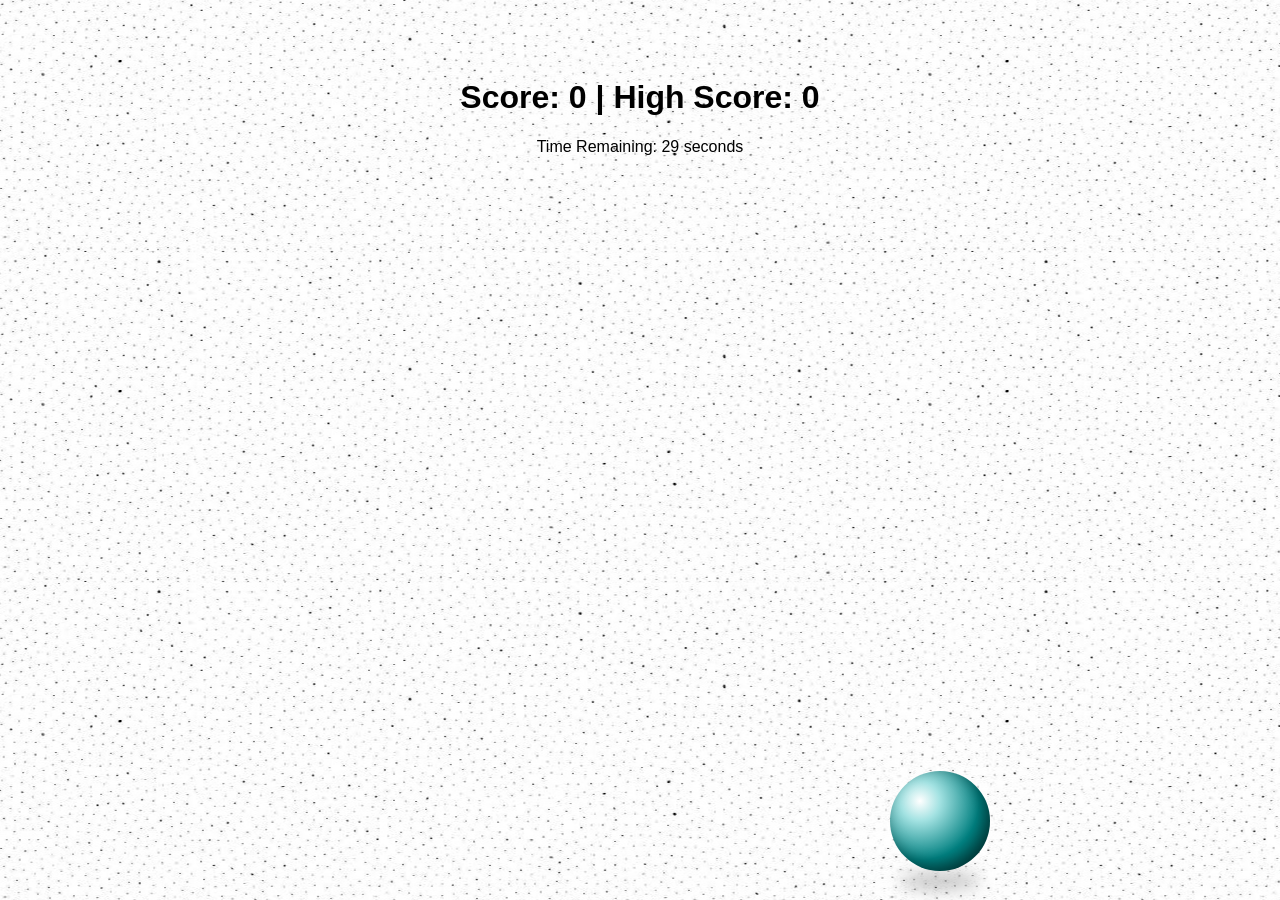
<file: 01_Clicker/index.html>
<!DOCTYPE html>
<html lang="en">
<head>
    <meta charset="UTF-8">
    <title>Simple Clicker Game</title>
    <link rel="stylesheet" href="style.css">
    <script src="app.js" defer></script>
</head>
<body>

    <h1>Score: <span id="score">0</span> | High Score: <span id="highScore">0</span></h1>
    <p>Time Remaining: <span id="timer">30</span> seconds</p>
    <!-- <div id="target" class="ball"></div> -->
    <div id="target"  class="sphere-container">
     <div  class="sphere"></div>
    </div>

    <!-- The custom Game Over popup modal -->
    <div id="popup" class="modal-overlay">
        <div class="modal-box">
            <h2>Game Over!</h2>
            <p id="finalScoreText">You clicked the circle 0 times.</p>
            <button id="retryBtn">Retry</button>
        </div>
    </div>

</body>
</html>
</file>
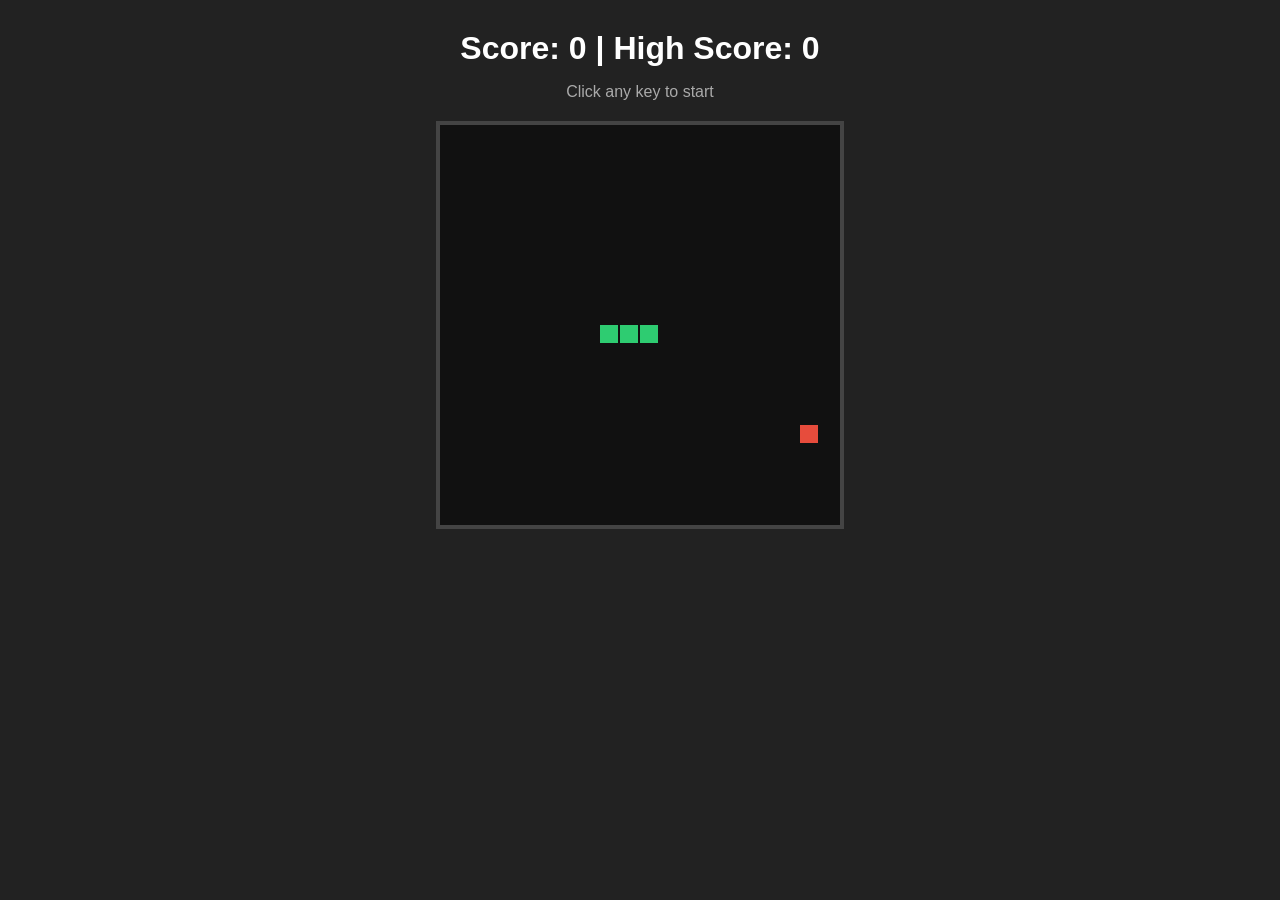
<file: 02_Snake/index.html>
<!DOCTYPE html>
<html lang="en">
<head>
    <meta charset="UTF-8">
    <title>Classic Snake Game</title>
    <link rel="stylesheet" href="style.css">
    <script src="app.js" defer></script>
</head>
<body>

    <h1>Score: <span id="score">0</span>  |   High Score: <span id="highScore">0</span></h1>
    <p id="startMessage">Click any key to start</p>
    <canvas id="gameCanvas" width="400" height="400"></canvas>


    
    <!-- The custom Game Over popup modal -->
    <div id="popup" class="modal-overlay">
        <div class="modal-box">
            <h2>Game Over!</h2>
            <p id="finalScoreText">Game Over! Final Score: 0</p>
            <button id="retryBtn">Retry</button>
        </div>
    </div>


</body>
</html>
</file>
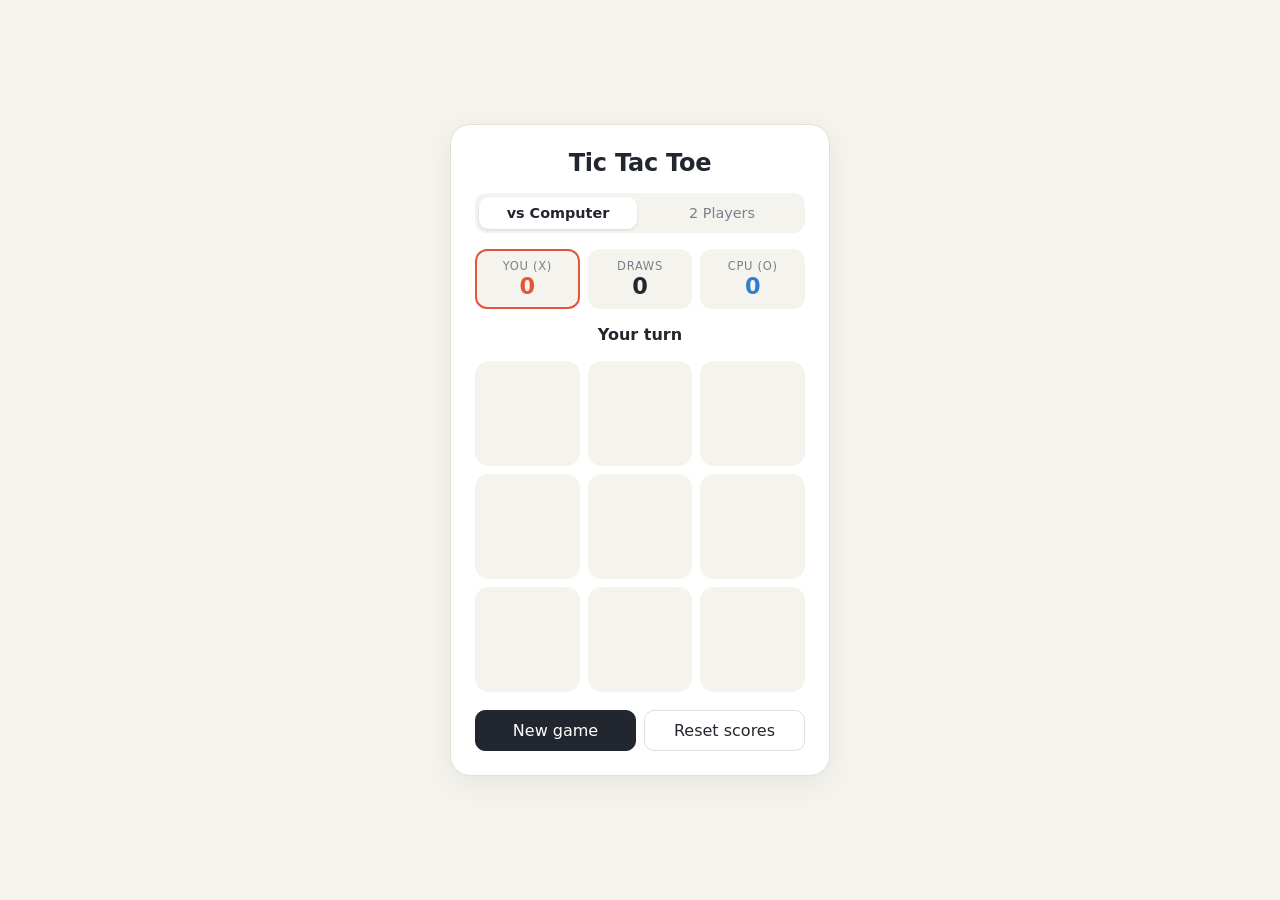
<file: 03_TicTacToe/index.html>
<!DOCTYPE html>
<html lang="en">
<head>
<meta charset="UTF-8">
<meta name="viewport" content="width=device-width, initial-scale=1">
<title>Tic Tac Toe</title>
    <link rel="stylesheet" href="style.css">
    <script src="app.js" defer></script>
</head>
<body>
<main class="app">
  <h1>Tic Tac Toe</h1>

  <div class="mode" role="group" aria-label="Game mode">
    <button id="mode-cpu" class="active">vs Computer</button>
    <button id="mode-2p">2 Players</button>
  </div>

  <div class="scores">
    <div class="score x" id="score-x"><span id="label-x">You (X)</span><b class="x-color" id="n-x">0</b></div>
    <div class="score" id="score-d"><span>Draws</span><b id="n-d">0</b></div>
    <div class="score o" id="score-o"><span id="label-o">CPU (O)</span><b class="o-color" id="n-o">0</b></div>
  </div>

  <div class="status" id="status" aria-live="polite"></div>
  <div class="board" id="board"></div>

  <div class="actions">
    <button class="primary" id="new-game">New game</button>
    <button id="reset-scores">Reset scores</button>
  </div>
</main>
</body>
</html>
</file>
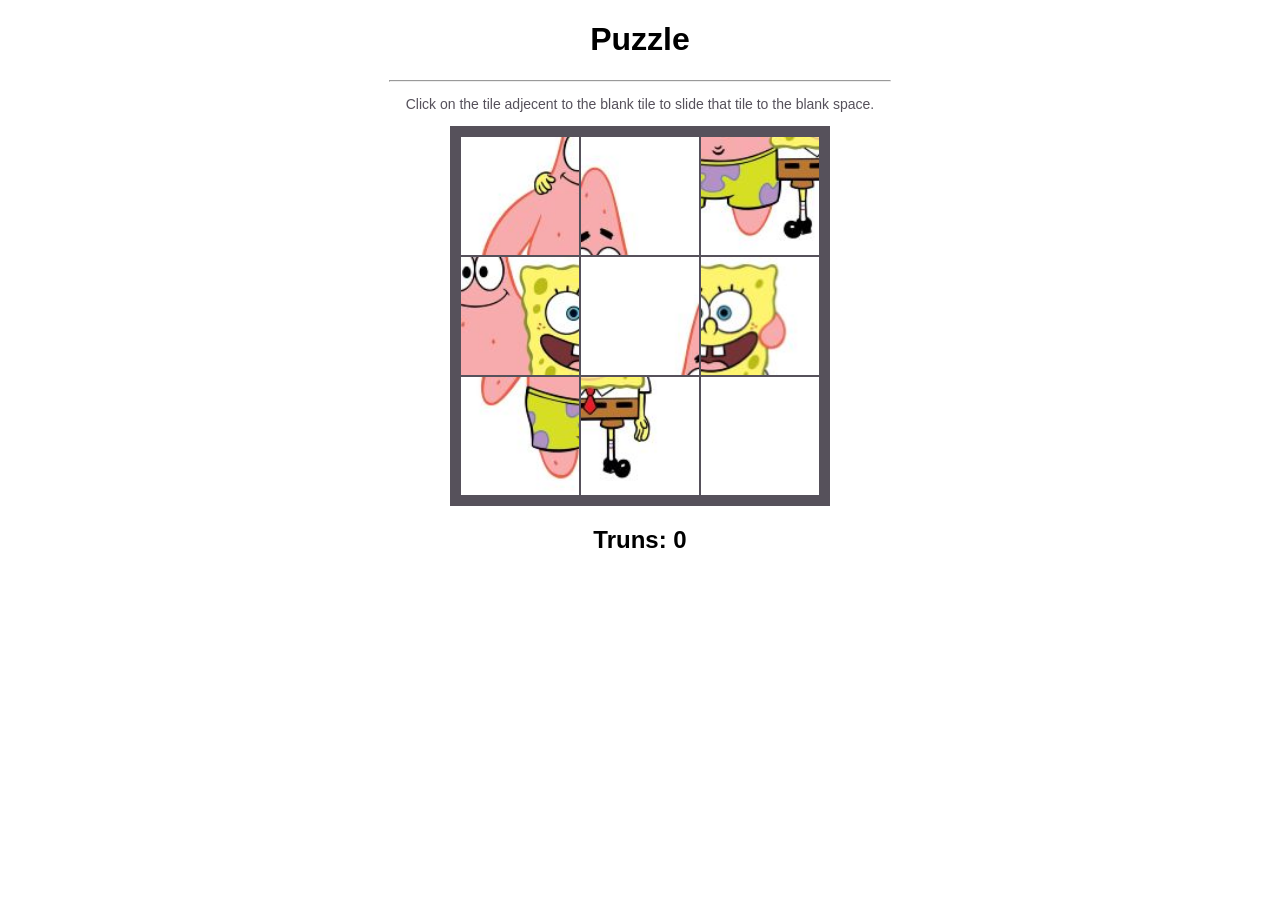
<file: 05_puzzle/index.html>
<!DOCTYPE html>
<html lang="en">
<head>
    <meta charset="UTF-8">
    <meta name="viewport" content="width=device-width, initial-scale=1.0">
    <title>Slide Puzzle</title>
    <link rel="stylesheet" href="style.css">
    <script type="text/javascript" src="app.js" defer></script>


</head>
<body>
  <h1> Puzzle </h1>
  <hr>
  <p>Click on the tile adjecent to the blank tile to slide that tile to the blank space.</p>
  <div id="board">
  </div>
  <h2>Truns: <span id="turns">0</span></h2>
</body>
</file>
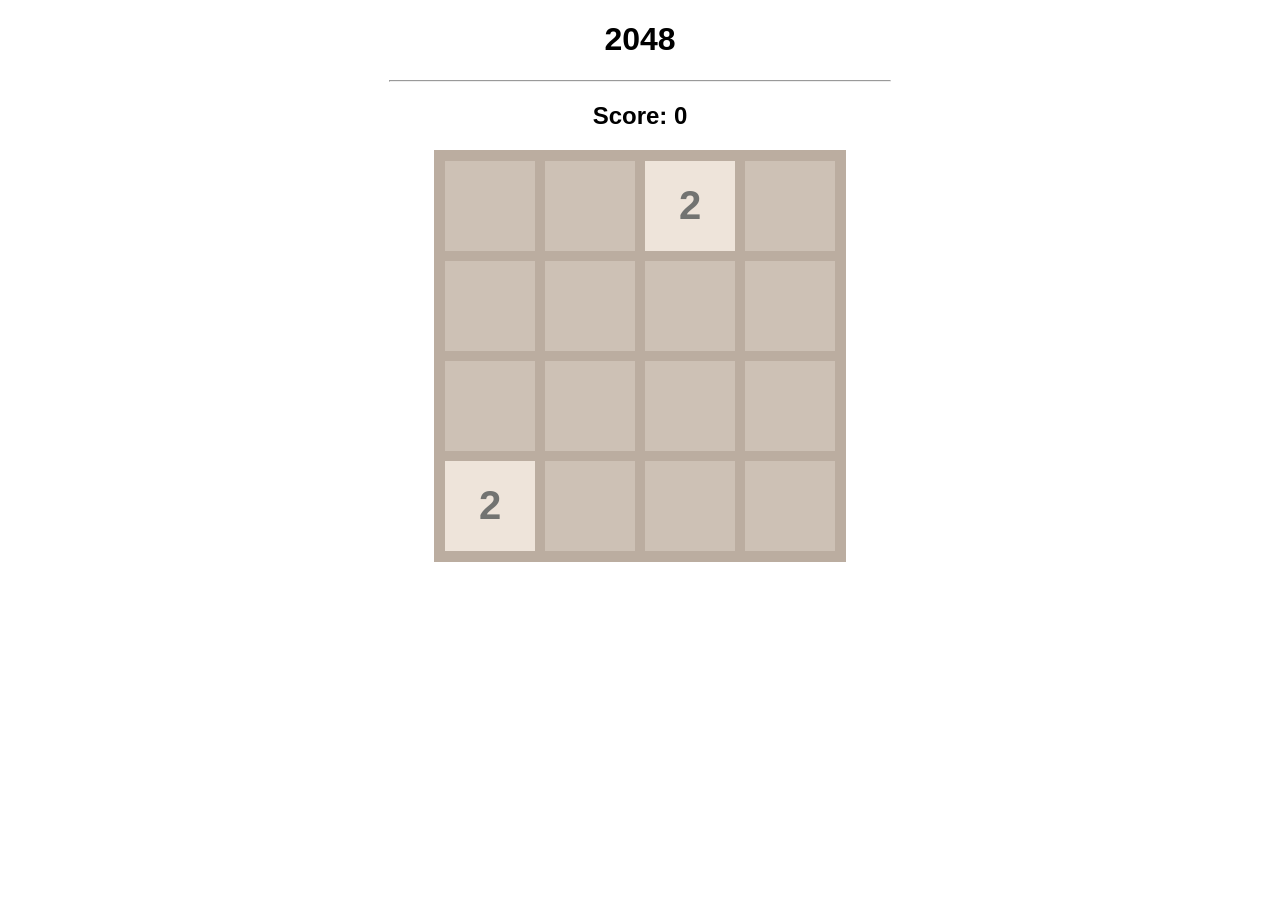
<file: 06_2048/index.html>
<!DOCTYPE html>
<html lang="en">
<head>
    <meta charset="UTF-8">
    <meta name="viewport" content="width=device-width, initial-scale=1.0">
    <title>2048</title>
    <link rel="stylesheet" href="style.css">
    <script type="text/javascript" src="app.js" defer></script>


</head>
<body>
  <h1> 2048</h1>
  <hr>
  <h2>Score: <span id="score">0</span></h2>
  <div id="board">
  </div>
</body>
</file>
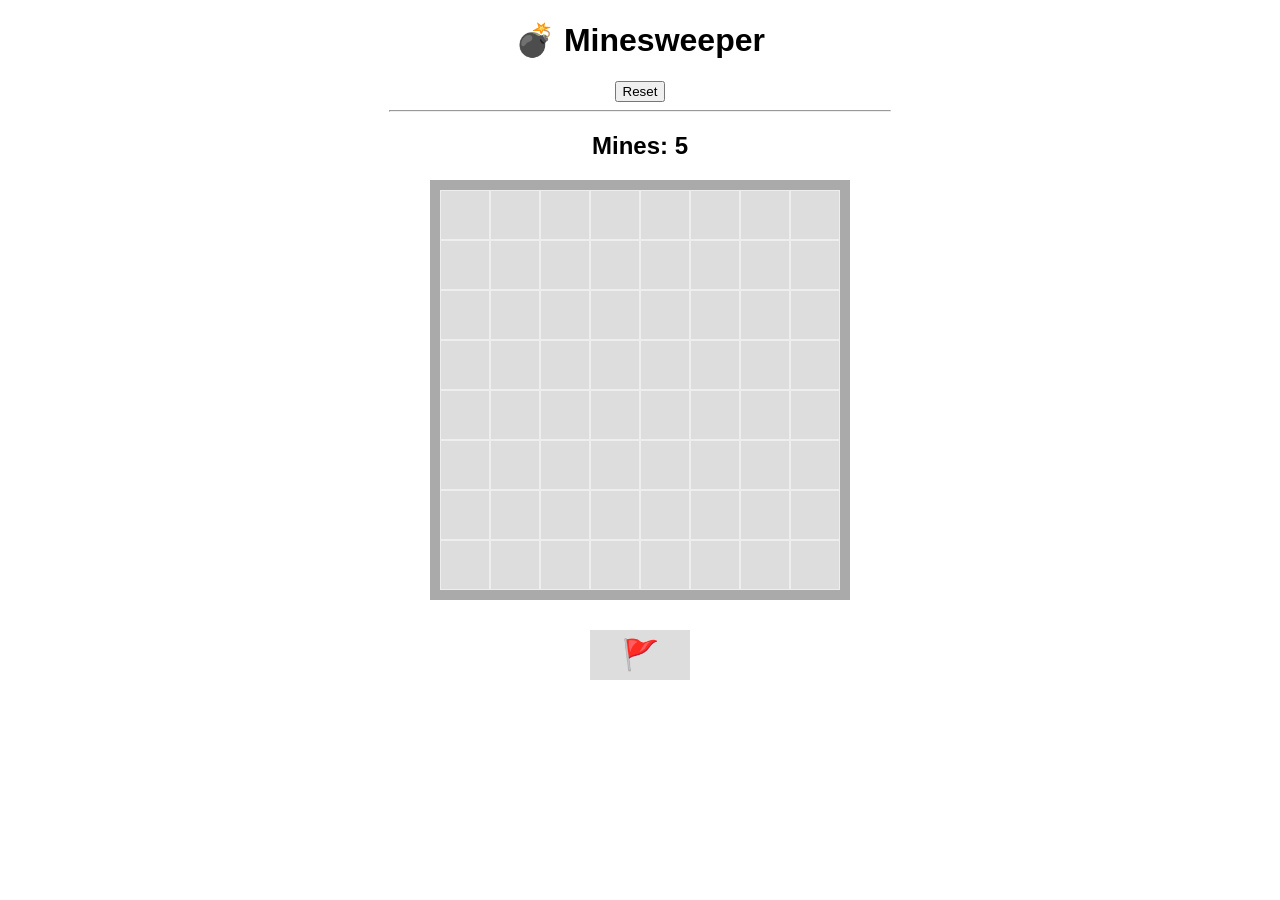
<file: 07_minsweeper/index.html>
<!DOCTYPE html>
<html lang="en">
<head>
    <meta charset="UTF-8">
    <meta name="viewport" content="width=device-width, initial-scale=1.0">
    <title>Minesweeper</title>
    <link rel="stylesheet" href="style.css">
    <script type="text/javascript" src="app.js" defer></script>


</head>
<body>
  <h1>💣 Minesweeper</h1>
  <button id="reset-button">Reset</button>
  <hr>
  <h2>Mines: <span id="mines-count">0</span></h2>
  <h3 id="message-block"></h3>
  <div id="board">
  </div>
  <button id="flag-button">🚩</button>
  
</body>
</file>
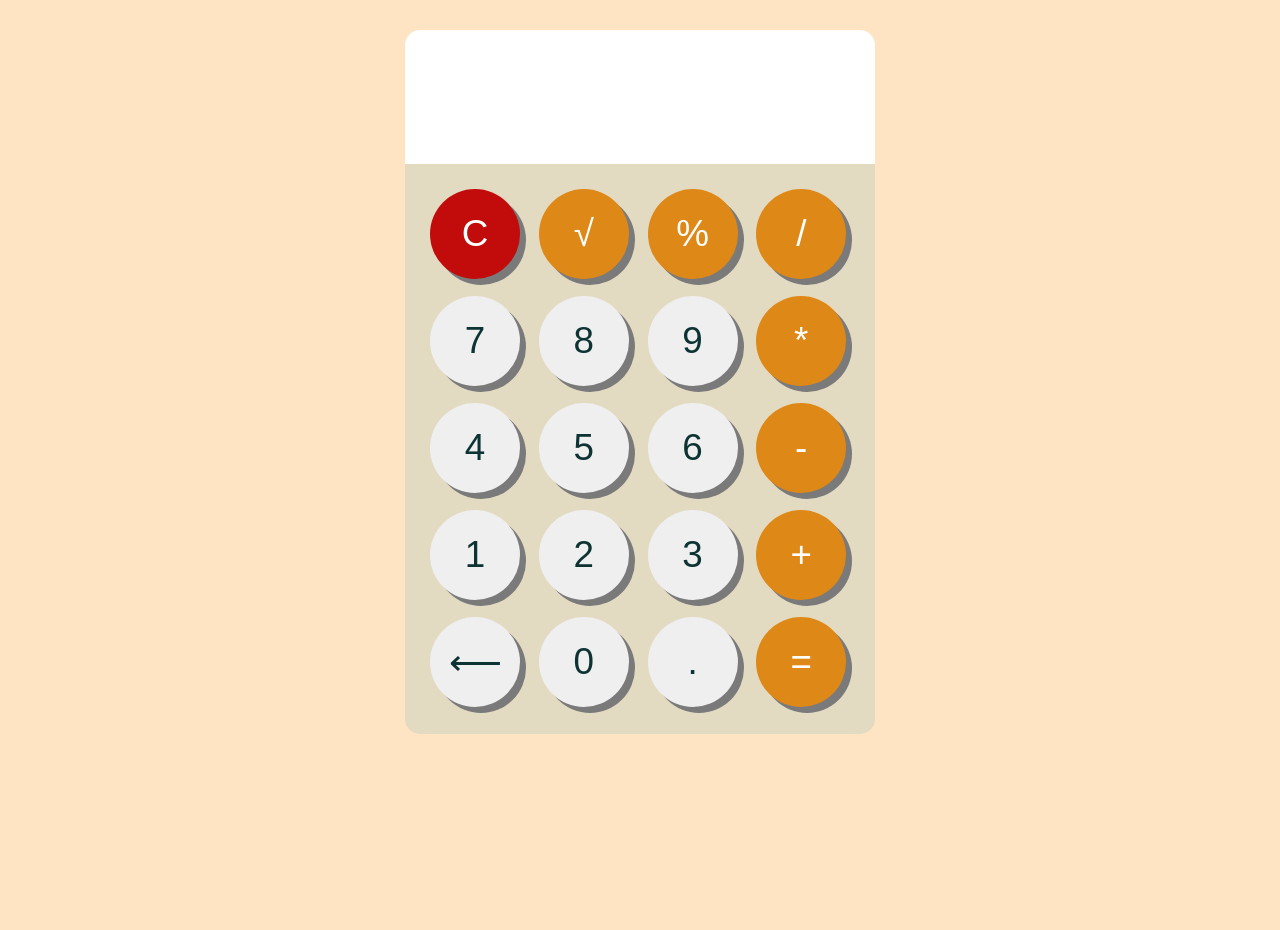
<file: Calculator/index.html>
<!DOCTYPE html>
<html lang="en">
<head>
    <meta charset="UTF-8">
    <meta name="viewport" content="width=device-width, initial-scale=1.0">
    <title>calculator</title>
    <link rel="stylesheet" href="style.css">
    <script type="text/javascript" src="app.js" defer></script>
</head>
<body>
    <div class="calculator">
      <input id="display" readonly/>
      <div class="keys">
        <button onclick="clearDisplay()" class="btn-clear">C</button>
        <button onclick="calcSqrt()" class="btn-operator">√</button>
        <button onclick="calcPercent()" class="btn-operator">%</button>
        <button onclick="showInDisplay('/')" class="btn-operator">/</button>
        <button onclick="showInDisplay('7')" >7</button>
        <button onclick="showInDisplay('8')" >8</button>
        <button onclick="showInDisplay('9')" >9</button>
        <button onclick="showInDisplay('*')" class="btn-operator">*</button>
        <button onclick="showInDisplay('4')" >4</button>
        <button onclick="showInDisplay('5')" >5</button>
        <button onclick="showInDisplay('6')" >6</button>
        <button onclick="showInDisplay('-')" class="btn-operator">-</button>
        <button onclick="showInDisplay('1')" >1</button>
        <button onclick="showInDisplay('2')" >2</button>
        <button onclick="showInDisplay('3')" >3</button>
        <button onclick="showInDisplay('+')" class="btn-operator">+</button>
        <button onclick="backInDisplay()" > &#x27F5;</button>
        <button onclick="showInDisplay('0')" >0</button>
        <button onclick="showInDisplay('.')" >.</button>
        <button onclick="calculate()" class="btn-operator">=</button>
      </div>
    </div>

</body>
</file>
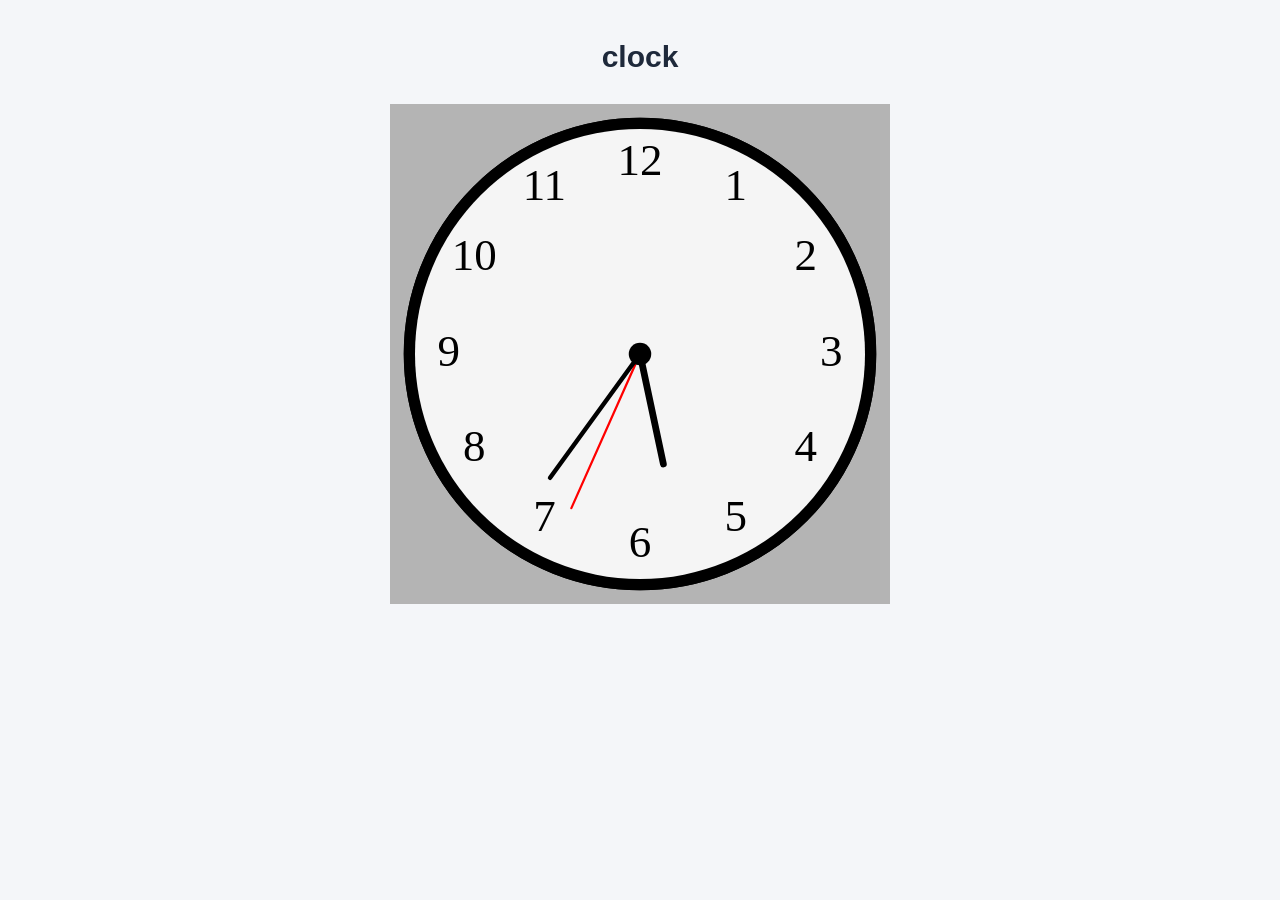
<file: Clock/index.html>
<!DOCTYPE html>
<html lang="en">
<head>
    <meta charset="UTF-8">
    <meta name="viewport" content="width=device-width, initial-scale=1.0">
    <title>Clock | HTML canvas</title>
    <link rel="stylesheet" href="style.css">
    <script type="text/javascript" src="app.js" defer></script>
</head>
<body>
    <div class="container">

        <header class="header">
            <div>
                <h1>clock</h1>
            </div>
        </header>

        <!-- Search Form -->

                <canvas id="clock"></canvas>



    </div>
</body>
</html>
</file>
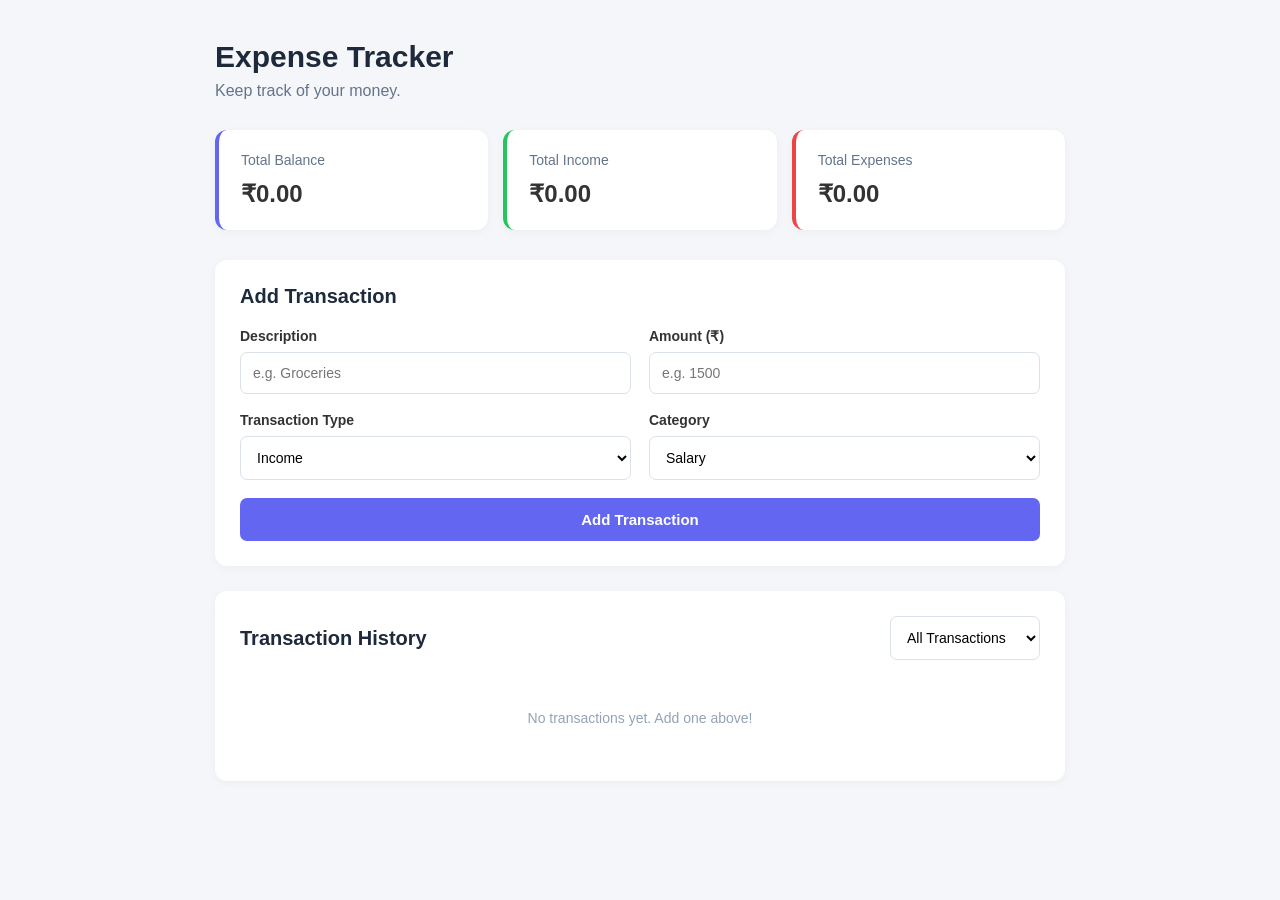
<file: Expense_Tracker/index.html>
<!DOCTYPE html>
<html lang="en">
<head> 
    <meta charset="UTF-8">
    <meta name="viewport" content="width=device-width, initial-scale=1.0">
    <title>Expense Tracker</title>
    <link rel="stylesheet" href="style.css">
    <script src="app.js" defer></script>
</head>
<body>
    <main class="container">

        <header class="header">
            <div>
                <h1>Expense Tracker</h1>
                <p>Keep track of your money.</p>
            </div>
        </header>

        <!-- Balance Overview -->
        <section class="summary">

            <div class="summary-card balance-card">
                <p>Total Balance</p>
                <h2>₹<span id="total-balance">0.00</span></h2>
            </div>

            <div class="summary-card income-card">
                <p>Total Income</p>
                <h2>₹<span id="total-income">0.00</span></h2>
            </div>

            <div class="summary-card expense-card">
                <p>Total Expenses</p>
                <h2>₹<span id="total-expenses">0.00</span></h2>
            </div>

        </section>

        <!-- Add Transaction Form -->
        <section class="form-section">

            <h2>Add Transaction</h2>

            <form id="transaction-form">

                <div class="form-group">
                    <label for="description">Description</label>
                    <input
                        type="text"
                        name="description"
                        id="description"
                        placeholder="e.g. Groceries"
                        required
                    >
                </div>

                <div class="form-group">
                    <label for="amount">Amount (₹)</label>
                    <input
                        type="number"
                        name="amount"
                        id="amount"
                        placeholder="e.g. 1500"
                        min="0.01"
                        step="0.01"
                        required
                    >
                </div>

                <div class="form-group">
                    <label for="type">Transaction Type</label>
                    <select id="type" name="type" required>
                        <option value="income">Income</option>
                        <option value="expense">Expense</option>
                    </select>
                </div>

                <div class="form-group">
                    <label for="category">Category</label>
                    <select id="category" name="category" required>
                        <option value="Salary">Salary</option>
                        <option value="Food">Food</option>
                        <option value="Travel">Travel</option>
                        <option value="Shopping">Shopping</option>
                        <option value="Bills">Bills</option>
                        <option value="Entertainment">Entertainment</option>
                        <option value="Other">Other</option>
                    </select>
                </div>

                <button type="submit" id="add-btn">
                    Add Transaction
                </button>

            </form>

        </section>

        <!-- Transaction History -->
        <section class="history-section">

            <div class="history-header">
                <h2>Transaction History</h2>

                <select id="filter-type">
                    <option value="all">All Transactions</option>
                    <option value="income">Income Only</option>
                    <option value="expense">Expenses Only</option>
                </select>
            </div>

            <div id="transaction-list" class="transaction-list">

                <p class="empty-message" id="empty-message">
                  No transactions yet. Add one above!
                </p>

            </div>
        </section>

    </main>

</body>
</file>
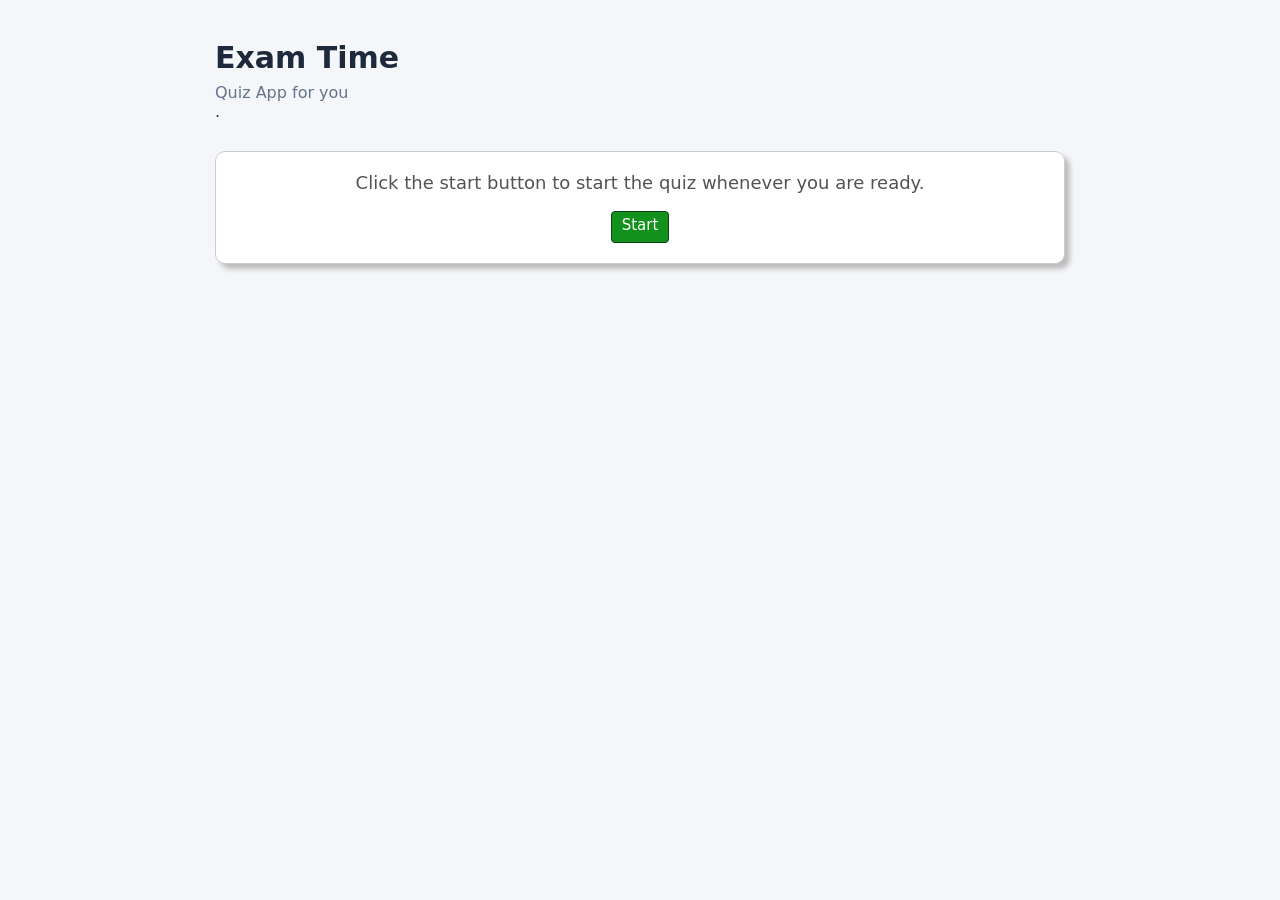
<file: Quiz_App/index.html>
<!DOCTYPE html>
<html lang="en">
<head> 
    <meta charset="UTF-8">
    <meta name="viewport" content="width=device-width, initial-scale=1.0">
    <title>Quiz App</title>
    <link rel="stylesheet" href="style.css">
    <script src="questions.js" defer></script>
    <script src="app.js" defer></script>
</head>
<body>
    <main class="container">
        <header class="header">
            <div>
                <h1>Exam Time</h1>
                <p>Quiz App for you</p>.</p>
            </div>
        </header>
        <div class="start_screen container" id="start_screen">
            <p>Click the start button to start the quiz whenever you are ready.</p>
            <button class="btn-start">Start</button>
        </div>
        <div class="quiz_screen container" id="quiz_screen">
        </div>
        <div class="result_screen container" id="result_screen">
        </div>     
    </main>
</body>
</file>
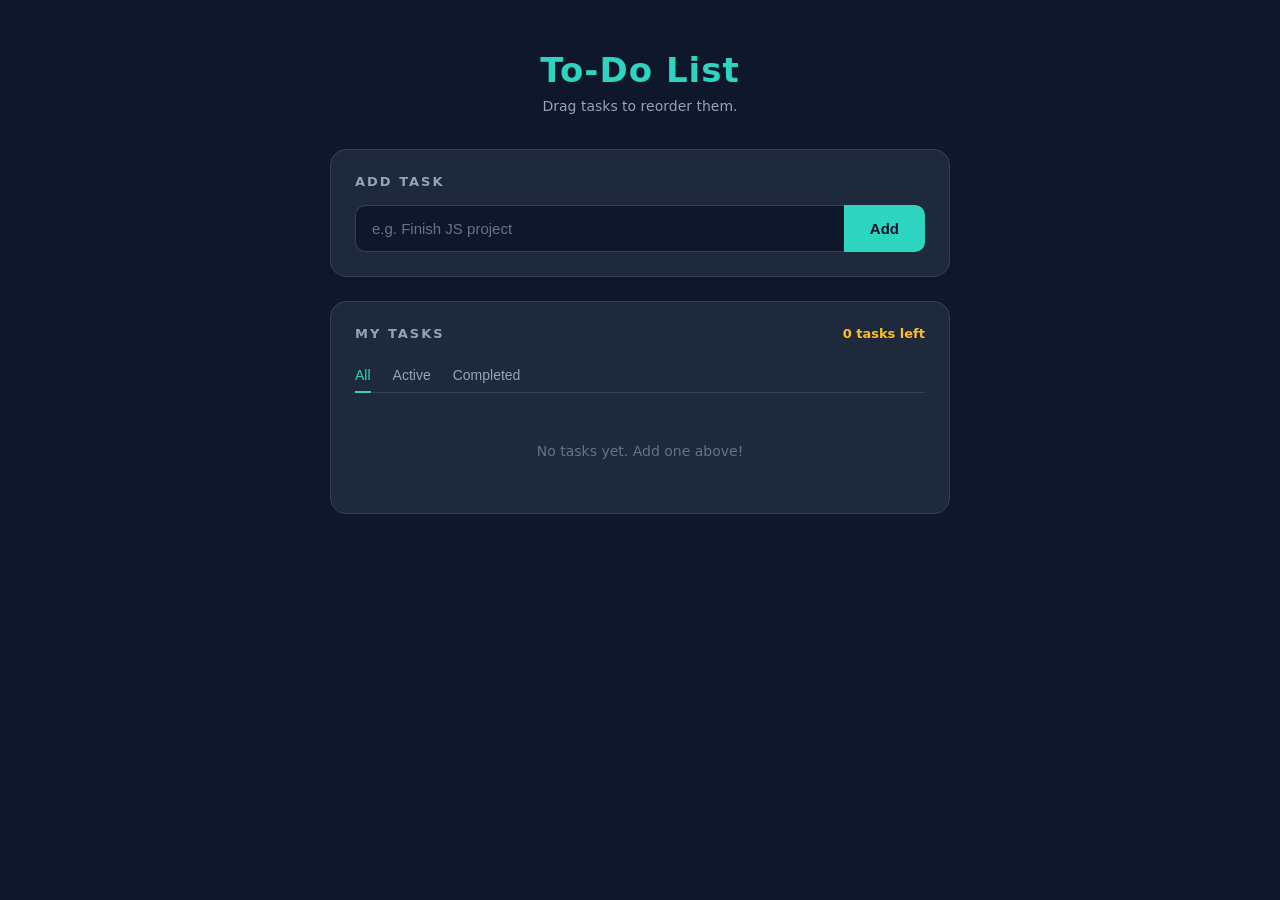
<file: ToDo_List/index.html>
<!DOCTYPE html>
<html lang="en">
<head>
    <meta charset="UTF-8">
    <meta name="viewport" content="width=device-width, initial-scale=1.0">
    <title>To-Do List</title>
    <link rel="stylesheet" href="style.css">
    <script type="text/javascript" src="app.js" defer></script>
</head>
<body>
    <div class="container">

        <header class="header">
            <h1>To-Do List</h1>
            <p>Drag tasks to reorder them.</p>
        </header>

        <!-- Add Task Form -->
        <section class="form-section">
            <h2>Add Task</h2>

            <form id="todo-form">
                <div class="form-group">
                    <label for="todo-input">Task</label>
                    <input
                        type="text"
                        id="todo-input"
                        name="task"
                        placeholder="e.g. Finish JS project"
                        autocomplete="off"
                        required
                    >
                </div>

                <button type="submit" class="add-btn">Add</button>
            </form>
        </section>

        <!-- Task List -->
        <section class="list-section">

            <div class="list-header">
                <h2>My Tasks</h2>
                <span id="task-count">0 tasks left</span>
            </div>

            <div class="filter-bar">
                <button type="button" class="filter-btn active" data-filter="all">All</button>
                <button type="button" class="filter-btn" data-filter="active">Active</button>
                <button type="button" class="filter-btn" data-filter="completed">Completed</button>
            </div>

            <ul id="todo-list" class="todo-list">
                <!-- JS will create items like this: -->
                <!-- <li class="todo-item" draggable="true" data-id="...">
                    <input type="checkbox" class="todo-check">
                    <span class="todo-text">Task text</span>
                    <button class="delete-btn">Delete</button>
                </li> -->
               
            </ul>

            <p class="empty-message" id="empty-message">
                No tasks yet. Add one above!
            </p>

        </section>

    </div>
</body>
</html>
</file>
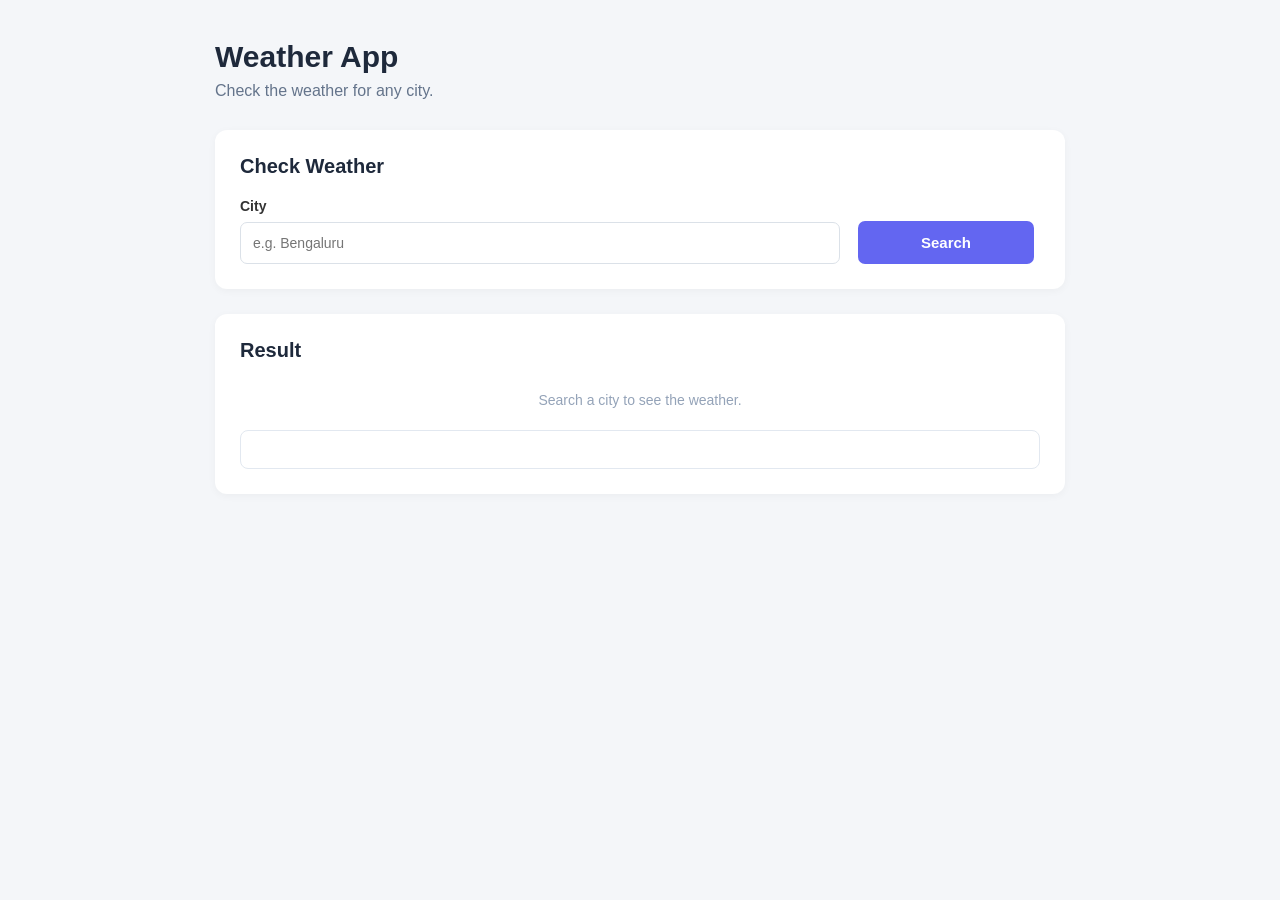
<file: Weather_App/index.html>
<!DOCTYPE html>
<html lang="en">
<head>
    <meta charset="UTF-8">
    <meta name="viewport" content="width=device-width, initial-scale=1.0">
    <title>Weather App</title>
    <link rel="stylesheet" href="style.css">
    <script type="text/javascript" src="app.js" defer></script>
</head>
<body>
    <div class="container">

        <header class="header">
            <div>
                <h1>Weather App</h1>
                <p>Check the weather for any city.</p>
            </div>
        </header>

        <!-- Search Form -->
        <section class="form-section">
            <h2>Check Weather</h2>

            <form id="weather-form">
                <div class="form-group">
                    <label for="search">City</label>
                    <input
                        type="text"
                        name="search"
                        id="search"
                        placeholder="e.g. Bengaluru"
                        required
                    >
                </div>

                <button type="submit" id="search-btn">
                    Search
                </button>
            </form>
        </section>

        <!-- Weather Result -->
        <section class="result-section">
            <h2>Result</h2>

            <div class="weather-list" >
                <p class="empty-message" id="empty-message">
                    Search a city to see the weather.
                </p>

                <div class="weather-card" id="weather-card" hidden>
                    <div class="weather-info">
                        <h3 id="city-name"></h3>
                        <p id="weather-condition"></p>
                    </div>

                    <div class="weather-actions">
                        <span class="weather-temp" id="weather-temp"></span>
                    </div>
                </div>

            </div>
        </section>

    </div>
</body>
</html>
</file>
<file: 01_Clicker/style.css>
body {
    font-family: sans-serif;
    text-align: center;
    background: #f0f0f0 url('white_bg.jpg') repeat center center;
    padding-top: 50px;
    overflow: hidden; /* Prevents scrollbars when ball jumps near edges */
    
}


.sphere-container {
  position: relative;
    width: 100px;
    height: 100px;
  border-radius: 50%;
}
.sphere {
    width: 100%;
    height: 100%;
  border-radius: 50%;
  
  /* 3D LIGHTING EFFECT: 
     Moves the light source to the top-left (30% 30%).
     Starts white (specular highlight), blends into a base color (teal), 
     and finishes with a dark ambient shadow at the bottom-right. */
  background: radial-gradient(
    circle at 30% 30%,
    #ffffff 0%,
    #a3e2e2 20%,
    #008080 60%,
    #003333 100%
  );
  
  /* Subtle inner shadow to give it edge depth */
  box-shadow: inset -5px -5px 15px rgba(0, 0, 0, 0.4);
}.sphere-container::after {
  content: "";
  position: absolute;
  bottom: -20px;
  left: 10%;
  width: 80%;
  height: 20px;
  background: rgba(0, 0, 0, 0.2);
  border-radius: 50%;
  filter: blur(8px); /* Softens the shadow edges */
  z-index: -1;
}

/* Fullscreen darkening background for the popup */
.modal-overlay {
    display: none; /* Hidden by default */
    position: fixed;
    top: 0;
    left: 0;
    width: 100%;
    height: 100%;
    background: rgba(0, 0, 0, 0.6);
    justify-content: center;
    align-items: center;
    z-index: 1000;
}

/* The actual white box inside the popup */
.modal-box {
    background: white;
    padding: 30px;
    border-radius: 12px;
    box-shadow: 0 5px 15px rgba(0,0,0,0.3);
    text-align: center;
    min-width: 250px;
}

.modal-box h2 {
    margin-top: 0;
    color: #333;
}

/* Styling for the Retry interactive button */
#retryBtn {
    background: #2ecc71;
    color: white;
    border: none;
    padding: 10px 20px;
    font-size: 1rem;
    border-radius: 5px;
    cursor: pointer;
    font-weight: bold;
    margin-top: 15px;
}

#retryBtn:hover {
    background: #27ae60;
}
</file>
<file: 02_Snake/style.css>
body { font-family: sans-serif; text-align: center; background: #222; color: #fff; margin-top: 30px; }
canvas { background: #111; border: 4px solid #444; display: block; margin: 20px auto; }
h1 { margin-bottom: 5px; }
p { color: #aaa; }

.modal-overlay {
    position: fixed;
    inset: 0;
    background: rgba(0, 0, 0, 0.7);
    display: none;
    align-items: center;
    justify-content: center;
    z-index: 10;
}

.modal-box {
    background: #fff;
    color: #111;
    border-radius: 12px;
    padding: 24px 28px;
    text-align: center;
    box-shadow: 0 10px 30px rgba(0, 0, 0, 0.3);
    max-width: 320px;
    width: 90%;
}

#retryBtn {
    margin-top: 12px;
    padding: 10px 20px;
    border: none;
    border-radius: 8px;
    background: #2ecc71;
    color: white;
    font-weight: bold;
    cursor: pointer;
}
</file>
<file: 03_TicTacToe/style.css>
:root {
    --bg: #f5f3ee;
    --card: #ffffff;
    --ink: #22262e;
    --muted: #7a808c;
    --line: #e3e0d8;
    --x: #e2563b;
    --o: #2f7fd1;
    --win: #fff2c7;
  }
  @media (prefers-color-scheme: dark) {
    :root {
      --bg: #16181d;
      --card: #20242c;
      --ink: #eef0f4;
      --muted: #9097a3;
      --line: #333845;
      --x: #ff7a5f;
      --o: #5aa5f5;
      --win: #4a4220;
    }
  }
  * { box-sizing: border-box; }
  body {
    margin: 0;
    min-height: 100vh;
    display: flex;
    align-items: center;
    justify-content: center;
    background: var(--bg);
    color: var(--ink);
    font-family: system-ui, -apple-system, "Segoe UI", Roboto, sans-serif;
    padding: 16px;
  }
  .app {
    width: 100%;
    max-width: 380px;
    background: var(--card);
    border: 1px solid var(--line);
    border-radius: 20px;
    padding: 24px;
    box-shadow: 0 8px 30px rgba(0,0,0,.06);
  }
  h1 { margin: 0 0 16px; font-size: 1.5rem; text-align: center; letter-spacing: -.01em; }
  .mode {
    display: flex;
    gap: 6px;
    background: var(--bg);
    padding: 4px;
    border-radius: 12px;
    margin-bottom: 16px;
  }
  .mode button {
    flex: 1;
    border: 0;
    background: transparent;
    color: var(--muted);
    padding: 8px;
    border-radius: 9px;
    font: inherit;
    font-size: .9rem;
    cursor: pointer;
  }
  .mode button.active { background: var(--card); color: var(--ink); font-weight: 600; box-shadow: 0 1px 3px rgba(0,0,0,.12); }
  .scores { display: flex; gap: 8px; margin-bottom: 16px; }
  .score {
    flex: 1;
    text-align: center;
    padding: 8px 4px;
    border-radius: 12px;
    border: 2px solid transparent;
    background: var(--bg);
    transition: border-color .2s;
  }
  .score span { display: block; font-size: .72rem; color: var(--muted); text-transform: uppercase; letter-spacing: .06em; }
  .score b { font-size: 1.4rem; }
  .score.turn.x { border-color: var(--x); }
  .score.turn.o { border-color: var(--o); }
  .x-color { color: var(--x); }
  .o-color { color: var(--o); }
  .status { text-align: center; min-height: 1.5em; margin-bottom: 12px; font-weight: 600; }
  .board {
    display: grid;
    grid-template-columns: repeat(3, 1fr);
    gap: 8px;
    margin-bottom: 18px;
  }
  .cell {
    aspect-ratio: 1;
    border: 0;
    border-radius: 14px;
    background: var(--bg);
    font-size: clamp(2.4rem, 12vw, 3.6rem);
    font-weight: 700;
    cursor: pointer;
    transition: background .15s, transform .1s;
    font-family: inherit;
  }
  .cell:hover:not(:disabled) { background: var(--line); }
  .cell:active:not(:disabled) { transform: scale(.95); }
  .cell:disabled { cursor: default; }
  .cell.x { color: var(--x); }
  .cell.o { color: var(--o); }
  .cell.win { background: var(--win); }
  .cell .mark { display: inline-block; animation: pop .18s ease-out; }
  @keyframes pop { from { transform: scale(.3); opacity: 0; } to { transform: scale(1); opacity: 1; } }
  .actions { display: flex; gap: 8px; }
  .actions button {
    flex: 1;
    padding: 10px;
    border-radius: 10px;
    border: 1px solid var(--line);
    background: transparent;
    color: var(--ink);
    font: inherit;
    cursor: pointer;
  }
  .actions button.primary { background: var(--ink); color: var(--card); border-color: var(--ink); }
  .actions button:hover { opacity: .85; }
  :focus-visible { outline: 3px solid var(--o); outline-offset: 2px; }
</file>
<file: 05_puzzle/style.css>
body{
  font-family: Arial, sans-serif;
  text-align: center;
}

hr{
  width: 500px;
}
p{
  font-size: 14px;
  color: #56515b;
}

#board{
  width: 360px;
  height: 360px;
  background-color: #fff;
  border:10px solid #56515b;
  margin: 0 auto;
  display: flex;
  flex-wrap: wrap;
}

#board img{
  width: 118px;
  height: 118px;
  border:1px solid #56515b;
}

.tile{
  width: 90px;
  height: 90px;
  border: 5px solid #bbada0;
  font-size: 40px;
  font-weight: bold;
  display: flex;
  justify-content: center;
  align-items: center;
}
</file>
<file: 06_2048/style.css>
body{
  font-family: Arial, sans-serif;
  text-align: center;
}

hr{
  width: 500px;
}

#board{
  width: 400px;
  height: 400px;
  background-color: #cdc1b5;
  border:6px solid #bbada0;
  margin: auto;
  display: flex;
  flex-wrap: wrap;
}

.tile{
  width: 90px;
  height: 90px;
  border: 5px solid #bbada0;
  font-size: 40px;
  font-weight: bold;
  display: flex;
  justify-content: center;
  align-items: center;
}

.t2{
  background-color: #eee4da;
  color: #727371;
}
.t4{
  background-color: #ece0ca;
  color: #727371;
}
.t8{
  background-color: #f4b17a;
  color: #fff;
}
.t16{
  background-color: #f59575;
  color: #fff;
}
.t32{
  background-color: #f57c5f;
  color: #fff;
}
.t64{
  background-color: #f65d3b;
  color: #fff;
}
.t128{
  background-color: #edce71;
  color: #fff;
}
.t256{
  background-color: #edcc63;
  color: #fff;
}
.t512{
  background-color: #edc651;
  color: #fff;
}
.t1024{
  background-color: #eec744;
  color: #fff;
}
.t2048{
  background-color: #ecc230;
  color: #fff;
}
.t4096{
  background-color: #fe3d3d;
  color: #fff;
}
.t8192{
  background-color: #ff2020;
  color: #fff;
}
</file>
<file: 07_minsweeper/style.css>
body{
  font-family: Arial, sans-serif;
  font-weight:bold;
  text-align: center;
}

hr{
  width: 500px;
}

#board{
  width: 400px;
  height: 400px;
  background-color: #ddd;
  border:10px solid #aaa;
  margin: auto;
  display: flex;
  flex-wrap: wrap;
}

#board div{
  width: 48px;
  height: 48px;
  border:1px solid #eee;

  font-size: 30px;
  display: flex;
  justify-content: center;
  align-items: center;
}

.tile-clicked{
  background: #888;
}

.f1{
  color: blue
}
.f2{
  color: green;
}
.f3{
  color: red;
}
.f4{
  color: navy
}
.f5{
  color: brown;
}
.f6{
  color:teal;
}
.f7{
  color:black;
}
.f8{
  color:gray;
}

#flag-button{
  width:100px;
  height: 50px;
  font-size: 30px;
  background: #ddd;
  border: none;
  margin-top:30px
}

.success{
  color: green;
}
.failed{
  color: red;
}
</file>
<file: Calculator/style.css>
body{
  font-family: 'Gill Sans', 'Gill Sans MT', Calibri, 'Trebuchet MS', sans-serif;
  font-weight:bold;
  text-align: center;
  margin: 0;
  justify-content: center;
  align-items: center;
  height: 100vh;
  width: 100%;
  background-color: bisque;
}

hr{
  width: 450px;
}

.calculator{
  border-radius: 15px;
  max-width: 470px;
  overflow: hidden;
  background-color: rgb(223 218 195 / 87%);
  margin: 30px auto;

}

#display{
  background: #fff;
  color: black; 
  width: 100%;
  padding: 30px;
  font-size: 4rem;
  text-align: right;
  border: none;
  box-sizing: border-box;
}

#display:active,
#display:focus{
    outline: none;
    box-shadow: none;
  border: none;
}

.keys{
  display: grid;
  grid-template-columns: repeat(4,1fr);
  gap: 15px;
  padding: 25px;
}

button,
button:disabled{ 
  width: 90px; 
  height: 90px;  
  border: none; 
  border-radius: 50%; 
  color: rgb(13, 51, 51);
  font-size: 2.3rem;
  font-weight: 500;
  box-shadow: 6px 6px #7a7a7a;
  margin: 0 2px 2px 0;
}

button:hover{
  box-shadow: 4px 4px #444;
  margin: 2px 0 0 2px;
  
}
.btn-operator{
  background-color:rgb(222 136 23);
  color: #fff;
  font-weight: 500;
}
button:disabled{
  background-color: rgb(138, 138, 138);
}

.btn-clear{
  background-color:rgb(194 11 11);
  color: #fff;

}
</file>
<file: Clock/style.css>
/* General Reset */
* {
    margin: 0;
    padding: 0;
    box-sizing: border-box;
}

body {
    font-family: Arial, sans-serif;
    background-color: #f4f6f9;
    color: #333;
    min-height: 100vh;
    padding: 40px 20px;
    text-align: center;
}

.container {
    max-width: 850px;
    margin: 0 auto;
}

/* Header */
.header {
    margin-bottom: 30px;
}

.header h1 {
    font-size: 30px;
    margin-bottom: 8px;
    color: #1e293b;
}

.header p {
    color: #64748b;
}


#clock{
    background-color: #b4b4b4;
}
</file>
<file: Expense_Tracker/style.css>
/* General Reset */
* {
    margin: 0;
    padding: 0;
    box-sizing: border-box;
}

body {
    font-family: Arial, sans-serif;
    background-color: #f4f6f9;
    color: #333;
    min-height: 100vh;
    padding: 40px 20px;
}

.container {
    max-width: 850px;
    margin: 0 auto;
}

/* Header */
.header {
    margin-bottom: 30px;
}

.header h1 {
    font-size: 30px;
    margin-bottom: 8px;
    color: #1e293b;
}

.header p {
    color: #64748b;
}

/* Summary Cards */
.summary {
    display: grid;
    grid-template-columns: repeat(3, 1fr);
    gap: 15px;
    margin-bottom: 30px;
}

.summary-card {
    background: white;
    padding: 22px;
    border-radius: 12px;
    box-shadow: 0 2px 8px rgba(0, 0, 0, 0.04);
}

.summary-card p {
    font-size: 14px;
    color: #64748b;
    margin-bottom: 12px;
}

.summary-card h2 {
    font-size: 24px;
}

.balance-card {
    border-left: 4px solid #6366f1;
}

.income-card {
    border-left: 4px solid #22c55e;
}

.expense-card {
    border-left: 4px solid #ef4444;
}

/* Form Section */
.form-section,
.history-section {
    background: white;
    padding: 25px;
    border-radius: 12px;
    margin-bottom: 25px;
    box-shadow: 0 2px 8px rgba(0, 0, 0, 0.04);
}

.form-section h2,
.history-section h2 {
    font-size: 20px;
    margin-bottom: 20px;
    color: #1e293b;
}

#transaction-form {
    display: grid;
    grid-template-columns: repeat(2, 1fr);
    gap: 18px;
}

.form-group {
    display: flex;
    flex-direction: column;
    gap: 8px;
}

.form-group label {
    font-size: 14px;
    font-weight: 600;
}

input,
select {
    width: 100%;
    padding: 12px;
    border: 1px solid #dbe1e8;
    border-radius: 7px;
    font-size: 14px;
    background: white;
    outline: none;
}

input:focus,
select:focus {
    border-color: #6366f1;
}

button {
    grid-column: span 2;
    padding: 13px;
    background: #6366f1;
    color: white;
    border: none;
    border-radius: 7px;
    font-size: 15px;
    font-weight: 600;
    cursor: pointer;
    transition: background 0.2s;
}

button:hover {
    background: #4f46e5;
}

/* Transaction History */
.history-header {
    display: flex;
    justify-content: space-between;
    align-items: center;
    gap: 15px;
    margin-bottom: 20px;
}

.history-header h2 {
    margin-bottom: 0;
}

#filter-type {
    width: auto;
    min-width: 150px;
}

.transaction-list {
    display: flex;
    flex-direction: column;
    gap: 12px;
}

.empty-message {
    text-align: center;
    color: #94a3b8;
    padding: 30px 10px;
    font-size: 14px;
}

/* Individual Transaction - created by JavaScript */
.transaction-item {
    display: flex;
    justify-content: space-between;
    align-items: center;
    padding: 16px;
    border: 1px solid #e2e8f0;
    border-radius: 8px;
    gap: 12px;
}

.transaction-info h3 {
    font-size: 15px;
    margin-bottom: 5px;
}

.transaction-info p {
    font-size: 12px;
    color: #94a3b8;
}

.transaction-actions {
    display: flex;
    align-items: center;
    gap: 12px;
}

.transaction-amount {
    font-weight: 700;
    font-size: 15px;
}

.income-text {
    color: #16a34a;
}

.expense-text {
    color: #dc2626;
}

.delete-btn {
    background: #fee2e2;
    color: #dc2626;
    border: none;
    padding: 8px 10px;
    border-radius: 6px;
    cursor: pointer;
    font-size: 12px;
}

.delete-btn:hover {
    background: #fecaca;
}

/* Responsive Design */
@media (max-width: 600px) {

    body {
        padding: 20px 12px;
    }

    .summary {
        grid-template-columns: 1fr;
    }

    #transaction-form {
        grid-template-columns: 1fr;
    }

    button {
        grid-column: span 1;
    }

    .history-header {
        flex-direction: column;
        align-items: flex-start;
    }

    #filter-type {
        width: 100%;
    }

    .transaction-item {
        flex-wrap: wrap;
    }
}
</file>
<file: Quiz_App/style.css>
/* General Reset */
* {
    margin: 0;
    padding: 0;
    box-sizing: border-box;
}

body {
    font-family: "Segoe UI", system-ui, -apple-system, sans-serif;
    background-color: #f4f6f9;
    color: #333;
    min-height: 100vh;
    padding: 40px 20px;
}

.container {
    max-width: 850px;
    margin: 0 auto;
}

/* Header */
.header {
    margin-bottom: 30px;
}

.header h1 {
    font-size: 30px;
    margin-bottom: 8px;
    color: #1e293b;
}

.header p {
    color: #64748b;
}



.start_screen{
    background-color: #fff;
    border: 1px solid #ccc;
    border-radius: 10px;
    padding: 20px 30px;
    margin-bottom: 40px;
    text-align: center;
    box-shadow: 5px 5px 5px #bdbdbd;
}
.start_screen p {
    font-size: 18px;
    margin-bottom: 18px;
    color: #535353;
}

.btn-start{
    font-family: "Segoe UI", system-ui, -apple-system, sans-serif;
    color: #fff;
    font-size: 15px;
    padding:4px 10px 8px ;
    background-color: rgb(18, 146, 29);
    border: 1px solid rgb(14, 66, 22);
    border-radius: 4px;
}

.btn-restart{
    font-family: "Segoe UI", system-ui, -apple-system, sans-serif;
    color: #fff;
    font-size: 15px;
    padding:4px 10px 8px ;
    background-color: rgb(18, 146, 29);
    border: 1px solid rgb(14, 66, 22);
    border-radius: 4px;
}



.quiz_screen{
    background-color: #fff;
    border: 1px solid #ccc;
    border-radius: 10px;
    padding: 20px 30px;
    margin-bottom: 40px;
    box-shadow: 5px 5px 5px #bdbdbd;
}
.quiz_screen h3 {
    font-size: 18px;
    margin-bottom: 18px;
    color: #535353;
}
.quiz_screen h3 span {
    font-size: 13px;
    margin-bottom: 18px;
    color: #838383;
    float: right;
}

.quiz_screen p {
    font-size: 18px;
    margin-bottom: 18px;
    color: #535353;
}

.btn-next{
    font-family: "Segoe UI", system-ui, -apple-system, sans-serif;
    color: #fff;
    font-size: 16px;
    padding:4px 10px 8px ;
    background-color: rgb(18, 146, 29);
    border: 1px solid rgb(14, 66, 22);
    border-radius: 4px;
    float: right;
}

.buttonarea{
    display: inline-block;
    width: 100%;
}


.result_screen{
    background-color: #fff;
    border: 1px solid #ccc;
    border-radius: 10px;
    padding: 20px 30px;
    margin-bottom: 40px;
    text-align: center;
    box-shadow: 5px 5px 5px #bdbdbd;
}
.result_screen p {
    font-size: 18px;
    margin-bottom: 18px;
    color: #535353;
}


input[type="radio"]{
    margin: 0 8px 14px  0
}
</file>
<file: ToDo_List/style.css>
/* Theme colors - change these to re-theme the whole app */
:root {
    --bg: #0f172a;
    --surface: #1e293b;
    --surface-hover: #273449;
    --border: #334155;
    --text: #e2e8f0;
    --muted: #94a3b8;
    --accent: #2dd4bf;      /* teal */
    --accent-dark: #14b8a6;
    --warn: #fbbf24;        /* amber */
    --danger: #f87171;
}

/* General Reset */
* {
    margin: 0;
    padding: 0;
    box-sizing: border-box;
}

body {
    font-family: "Segoe UI", system-ui, -apple-system, sans-serif;
    background: var(--bg);
    color: var(--text);
    min-height: 100vh;
    padding: 50px 20px;
}

.container {
    max-width: 620px;
    margin: 0 auto;
}

/* Header */
.header {
    text-align: center;
    margin-bottom: 35px;
}

.header h1 {
    font-size: 34px;
    letter-spacing: 1px;
    color: var(--accent);
    margin-bottom: 8px;
}

.header p {
    color: var(--muted);
    font-size: 14px;
}

/* Sections */
.form-section,
.list-section {
    background: var(--surface);
    padding: 24px;
    border-radius: 16px;
    margin-bottom: 24px;
    border: 1px solid var(--border);
}

.form-section h2,
.list-section h2 {
    font-size: 13px;
    text-transform: uppercase;
    letter-spacing: 2px;
    color: var(--muted);
}

.form-section h2 {
    margin-bottom: 16px;
}

/* Form: input + button joined as one bar */
#todo-form {
    display: flex;
    align-items: stretch;
}

.form-group {
    flex: 1;
}

/* label is kept for accessibility but hidden visually */
.form-group label {
    position: absolute;
    width: 1px;
    height: 1px;
    overflow: hidden;
    clip: rect(0, 0, 0, 0);
}

input[type="text"] {
    width: 100%;
    height: 100%;
    padding: 14px 16px;
    background: var(--bg);
    color: var(--text);
    border: 1px solid var(--border);
    border-right: none;
    border-radius: 10px 0 0 10px;
    font-size: 15px;
    outline: none;
}

input[type="text"]::placeholder {
    color: #64748b;
}

input[type="text"]:focus {
    border-color: var(--accent);
}

.add-btn {
    padding: 0 26px;
    background: var(--accent);
    color: #0f172a;
    border: none;
    border-radius: 0 10px 10px 0;
    font-size: 15px;
    font-weight: 700;
    cursor: pointer;
    transition: background 0.2s;
}

.add-btn:hover {
    background: var(--accent-dark);
}

/* List header */
.list-header {
    display: flex;
    justify-content: space-between;
    align-items: baseline;
    margin-bottom: 18px;
}

#task-count {
    font-size: 13px;
    color: var(--warn);
    font-weight: 600;
}

/* Filter tabs: underline style */
.filter-bar {
    display: flex;
    gap: 22px;
    border-bottom: 1px solid var(--border);
    margin-bottom: 20px;
}

.filter-btn {
    padding: 8px 0;
    background: none;
    color: var(--muted);
    border: none;
    border-bottom: 2px solid transparent;
    margin-bottom: -1px;
    font-size: 14px;
    cursor: pointer;
    transition: color 0.2s;
}

.filter-btn:hover {
    color: var(--text);
}

.filter-btn.active {
    color: var(--accent);
    border-bottom-color: var(--accent);
}

/* Task list */
.todo-list {
    list-style: none;
    display: flex;
    flex-direction: column;
    gap: 10px;
}

.empty-message {
    text-align: center;
    color: #64748b;
    padding: 30px 10px;
    font-size: 14px;
}

/* Individual task - created by JavaScript */
.todo-item {
    display: flex;
    align-items: center;
    gap: 14px;
    padding: 14px 16px;
    background: var(--bg);
    border: 1px solid var(--border);
    border-left: 4px solid var(--accent);
    border-radius: 10px;
    cursor: grab;
    transition: background 0.2s;
}

.todo-item:hover {
    background: var(--surface-hover);
}

.todo-item:active {
    cursor: grabbing;
}

.todo-check {
    width: 18px;
    height: 18px;
    cursor: pointer;
    accent-color: var(--accent);
}

.todo-text {
    flex: 1;
    font-size: 15px;
    word-break: break-word;
}

.todo-item.completed {
    border-left-color: var(--border);
}

.todo-item.completed .todo-text {
    text-decoration: line-through;
    color: #64748b;
}

.delete-btn {
    background: transparent;
    color: var(--danger);
    border: 1px solid transparent;
    padding: 6px 12px;
    border-radius: 6px;
    cursor: pointer;
    font-size: 12px;
    transition: border-color 0.2s;
}

.delete-btn:hover {
    border-color: var(--danger);
}

/* Drag and drop states - toggle these classes from JS */
.todo-item.dragging {
    opacity: 0.35;
}

.todo-item.drag-over {
    border: 1px dashed var(--warn);
    border-left: 4px solid var(--warn);
    background: rgba(251, 191, 36, 0.08);
}

/* Responsive */
@media (max-width: 600px) {
    body {
        padding: 30px 12px;
    }

    .header h1 {
        font-size: 28px;
    }

    .add-btn {
        padding: 0 18px;
    }
}
</file>
<file: Weather_App/style.css>
/* General Reset */
* {
    margin: 0;
    padding: 0;
    box-sizing: border-box;
}

body {
    font-family: Arial, sans-serif;
    background-color: #f4f6f9;
    color: #333;
    min-height: 100vh;
    padding: 40px 20px;
}

.container {
    max-width: 850px;
    margin: 0 auto;
}

/* Header */
.header {
    margin-bottom: 30px;
}

.header h1 {
    font-size: 30px;
    margin-bottom: 8px;
    color: #1e293b;
}

.header p {
    color: #64748b;
}

/* Form Section */
.form-section,
.result-section {
    background: white;
    padding: 25px;
    border-radius: 12px;
    margin-bottom: 25px;
    box-shadow: 0 2px 8px rgba(0, 0, 0, 0.04);
}

.form-section h2,
.result-section h2 {
    font-size: 20px;
    margin-bottom: 20px;
    color: #1e293b;
}

#weather-form {
    display: grid;
    grid-template-columns: 75% 22%;
    gap: 18px;
    align-items: end;
}

.form-group {
    display: flex;
    flex-direction: column;
    gap: 8px;
}

.form-group label {
    font-size: 14px;
    font-weight: 600;
}

input,
select {
    width: 100%;
    padding: 12px;
    border: 1px solid #dbe1e8;
    border-radius: 7px;
    font-size: 14px;
    background: white;
    outline: none;
}

input:focus,
select:focus {
    border-color: #6366f1;
}

button {
    padding: 13px;
    background: #6366f1;
    color: white;
    border: none;
    border-radius: 7px;
    font-size: 15px;
    font-weight: 600;
    cursor: pointer;
    transition: background 0.2s;
}

button:hover {
    background: #4f46e5;
}

/* Weather result */
.weather-list {
    display: flex;
    flex-direction: column;
    gap: 12px;
}

.empty-message {
    text-align: center;
    color: #94a3b8;
    padding: 10px 10px;
    font-size: 14px;
}

/* Weather card - shown by JavaScript */
.weather-card {
    display: flex;
    justify-content: space-between;
    align-items: center;
    padding: 16px;
    border: 1px solid #e2e8f0;
    border-radius: 8px;
    gap: 12px;
}

.weather-info h3 {
    font-size: 15px;
    margin-bottom: 5px;
}

.weather-info p {
    font-size: 12px;
    color: #94a3b8;
}

.weather-actions {
    display: flex;
    align-items: center;
    gap: 12px;
}

.weather-temp {
    font-weight: 700;
    font-size: 15px;
}

/* Responsive Design */
@media (max-width: 600px) {

    body {
        padding: 20px 12px;
    }

    #weather-form {
        grid-template-columns: 1fr;
    }

    .weather-card {
        flex-wrap: wrap;
    }
}
</file>
